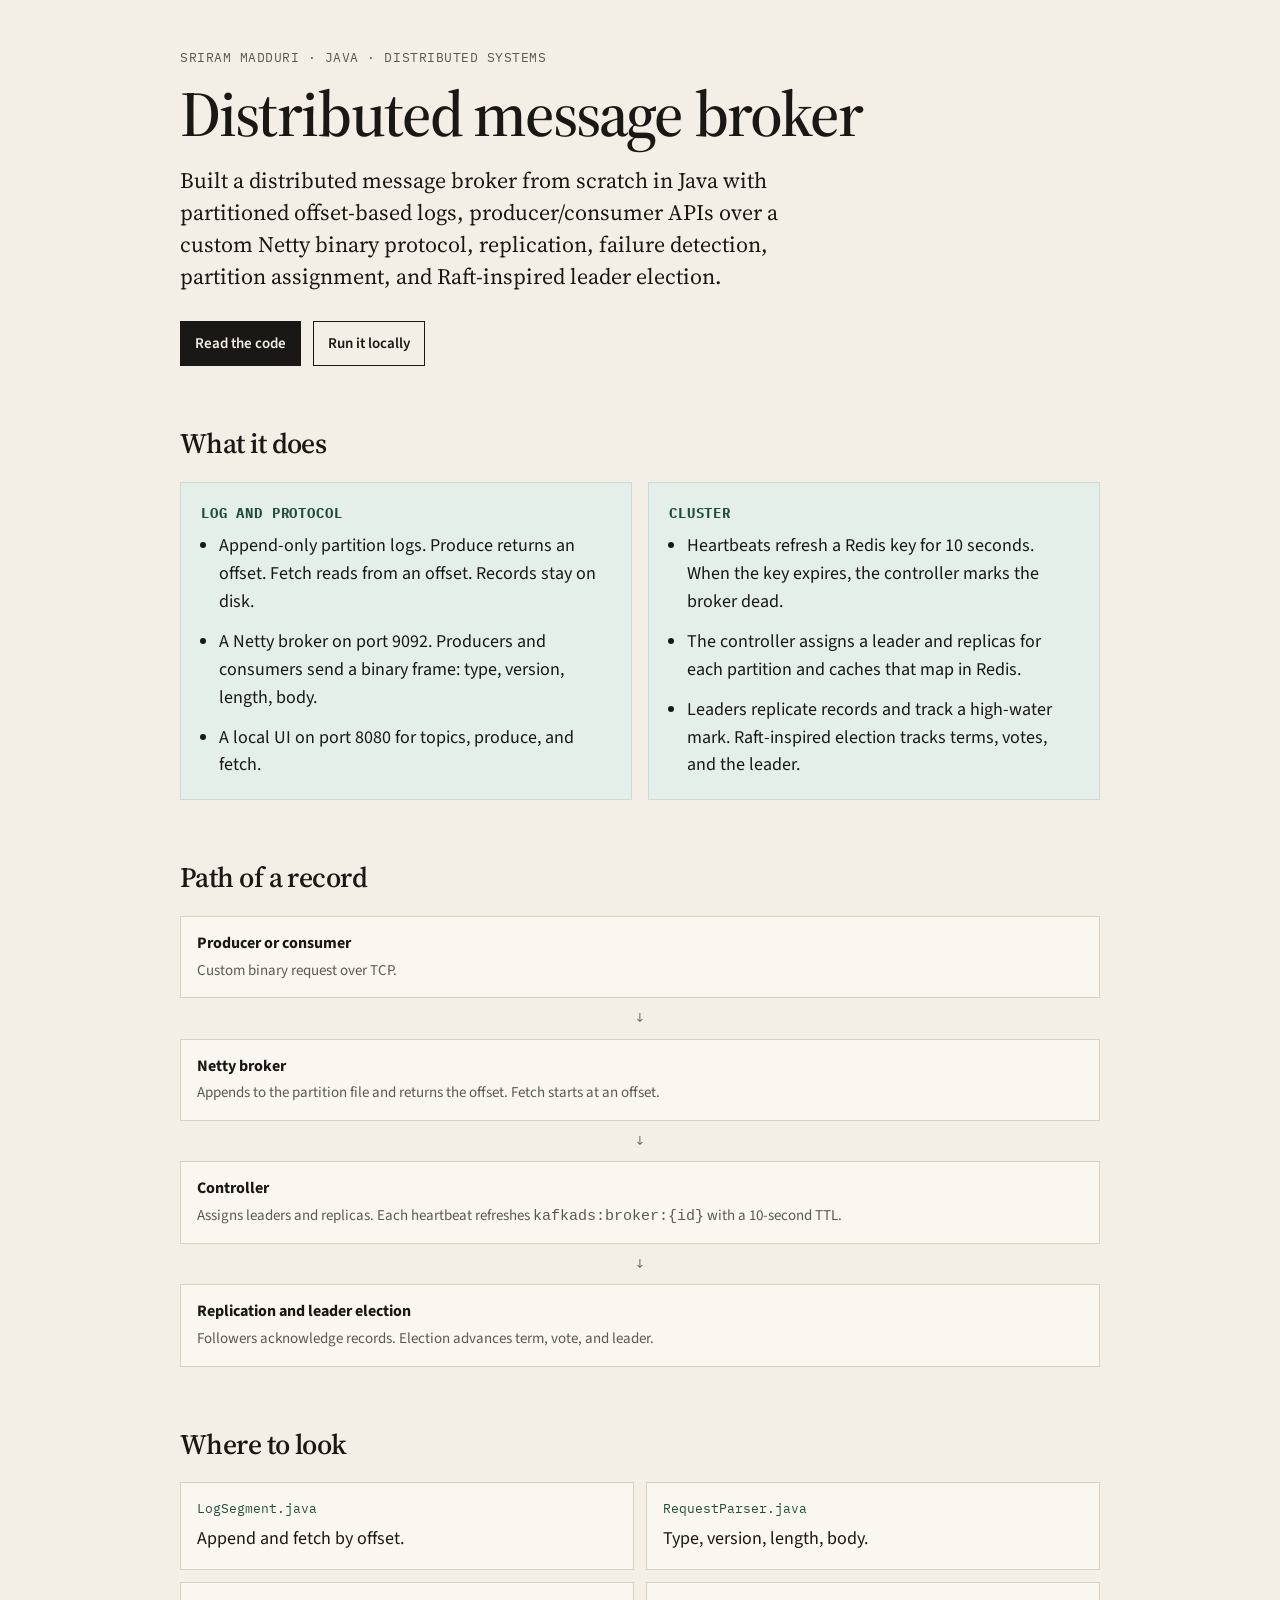
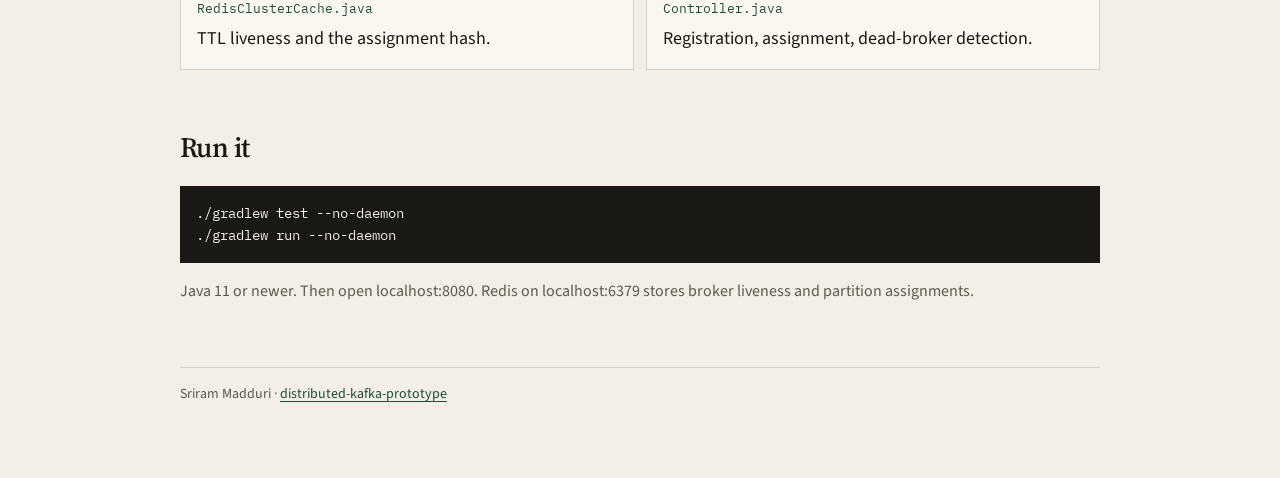
<file: docs/index.html>
<!DOCTYPE html>
<html lang="en">
<head>
  <meta charset="UTF-8">
  <meta name="viewport" content="width=device-width, initial-scale=1">
  <title>Distributed message broker · Sriram Madduri</title>
  <meta name="description" content="A Java message broker built from scratch: partitioned offset logs, a Netty binary protocol, replication, failure detection, partition assignment, and Raft-inspired leader election.">
  <link rel="preconnect" href="https://fonts.googleapis.com">
  <link rel="preconnect" href="https://fonts.gstatic.com" crossorigin>
  <link href="https://fonts.googleapis.com/css2?family=IBM+Plex+Mono:wght@400;500&family=Source+Sans+3:wght@400;600&family=Source+Serif+4:opsz,wght@8..60,500;8..60,600&display=swap" rel="stylesheet">
  <link rel="stylesheet" href="style.css">
</head>
<body>
  <main class="wrap">
    <p class="kicker">Sriram Madduri · Java · distributed systems</p>
    <h1>Distributed message broker</h1>
    <p class="lead">Built a distributed message broker from scratch in Java with partitioned offset-based logs, producer/consumer APIs over a custom Netty binary protocol, replication, failure detection, partition assignment, and Raft-inspired leader election.</p>
    <div class="actions">
      <a class="button" href="https://github.com/smadduri9/distributed-kafka-prototype">Read the code</a>
      <a class="button secondary" href="https://github.com/smadduri9/distributed-kafka-prototype#how-to-run-it">Run it locally</a>
    </div>

    <section>
      <h2>What it does</h2>
      <div class="grid">
        <article class="card real">
          <h3>Log and protocol</h3>
          <ul>
            <li>Append-only partition logs. Produce returns an offset. Fetch reads from an offset. Records stay on disk.</li>
            <li>A Netty broker on port 9092. Producers and consumers send a binary frame: type, version, length, body.</li>
            <li>A local UI on port 8080 for topics, produce, and fetch.</li>
          </ul>
        </article>
        <article class="card real">
          <h3>Cluster</h3>
          <ul>
            <li>Heartbeats refresh a Redis key for 10 seconds. When the key expires, the controller marks the broker dead.</li>
            <li>The controller assigns a leader and replicas for each partition and caches that map in Redis.</li>
            <li>Leaders replicate records and track a high-water mark. Raft-inspired election tracks terms, votes, and the leader.</li>
          </ul>
        </article>
      </div>
    </section>

    <section>
      <h2>Path of a record</h2>
      <div class="flow">
        <div class="step">
          <strong>Producer or consumer</strong>
          <span>Custom binary request over TCP.</span>
        </div>
        <div class="arrow">↓</div>
        <div class="step">
          <strong>Netty broker</strong>
          <span>Appends to the partition file and returns the offset. Fetch starts at an offset.</span>
        </div>
        <div class="arrow">↓</div>
        <div class="step">
          <strong>Controller</strong>
          <span>Assigns leaders and replicas. Each heartbeat refreshes <code>kafkads:broker:{id}</code> with a 10-second TTL.</span>
        </div>
        <div class="arrow">↓</div>
        <div class="step">
          <strong>Replication and leader election</strong>
          <span>Followers acknowledge records. Election advances term, vote, and leader.</span>
        </div>
      </div>
    </section>

    <section>
      <h2>Where to look</h2>
      <div class="inspect">
        <a href="https://github.com/smadduri9/distributed-kafka-prototype/blob/main/src/main/java/com/kafkads/broker/storage/LogSegment.java">
          <code>LogSegment.java</code>
          Append and fetch by offset.
        </a>
        <a href="https://github.com/smadduri9/distributed-kafka-prototype/blob/main/src/main/java/com/kafkads/protocol/RequestParser.java">
          <code>RequestParser.java</code>
          Type, version, length, body.
        </a>
        <a href="https://github.com/smadduri9/distributed-kafka-prototype/blob/main/src/main/java/com/kafkads/controller/RedisClusterCache.java">
          <code>RedisClusterCache.java</code>
          TTL liveness and the assignment hash.
        </a>
        <a href="https://github.com/smadduri9/distributed-kafka-prototype/blob/main/src/main/java/com/kafkads/controller/Controller.java">
          <code>Controller.java</code>
          Registration, assignment, dead-broker detection.
        </a>
      </div>
    </section>

    <section>
      <h2>Run it</h2>
      <pre>./gradlew test --no-daemon
./gradlew run --no-daemon</pre>
      <p class="note">Java 11 or newer. Then open localhost:8080. Redis on localhost:6379 stores broker liveness and partition assignments.</p>
    </section>

    <footer>
      Sriram Madduri · <a href="https://github.com/smadduri9/distributed-kafka-prototype">distributed-kafka-prototype</a>
    </footer>
  </main>
</body>
</html>
</file>
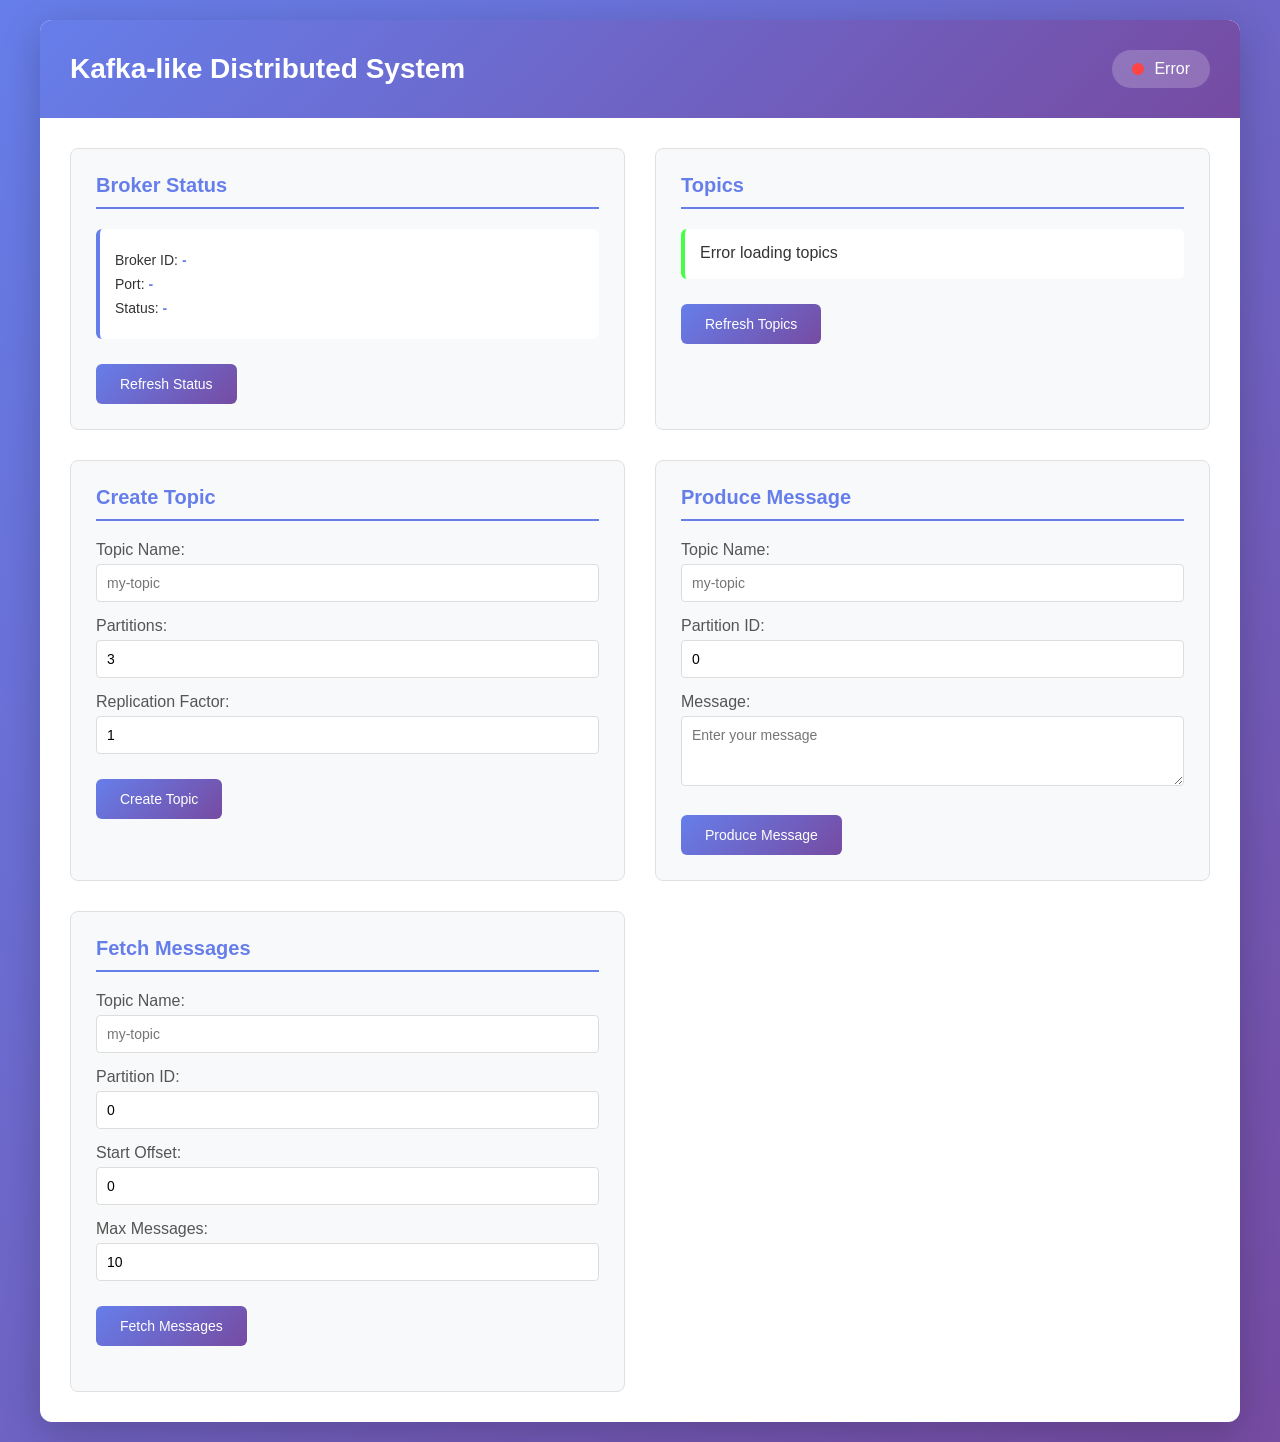
<file: src/main/resources/web/index.html>
<!DOCTYPE html>
<html lang="en">
<head>
    <meta charset="UTF-8">
    <meta name="viewport" content="width=device-width, initial-scale=1.0">
    <title>Kafka-like Distributed System - Demo</title>
    <link rel="stylesheet" href="style.css">
</head>
<body>
    <div class="container">
        <header>
            <h1>Kafka-like Distributed System</h1>
            <div class="status" id="brokerStatus">
                <span class="status-indicator" id="statusIndicator"></span>
                <span id="statusText">Checking...</span>
            </div>
        </header>

        <div class="main-content">
            <div class="section">
                <h2>Broker Status</h2>
                <div class="info-box" id="brokerInfo">
                    <p>Broker ID: <span id="brokerId">-</span></p>
                    <p>Port: <span id="brokerPort">-</span></p>
                    <p>Status: <span id="brokerRunning">-</span></p>
                </div>
                <button onclick="checkBrokerStatus()">Refresh Status</button>
            </div>

            <div class="section">
                <h2>Topics</h2>
                <div class="topic-list" id="topicList">
                    <p>No topics created yet</p>
                </div>
                <button onclick="loadTopics()">Refresh Topics</button>
            </div>

            <div class="section">
                <h2>Create Topic</h2>
                <div class="form-group">
                    <label>Topic Name:</label>
                    <input type="text" id="topicName" placeholder="my-topic">
                </div>
                <div class="form-group">
                    <label>Partitions:</label>
                    <input type="number" id="partitions" value="3" min="1">
                </div>
                <div class="form-group">
                    <label>Replication Factor:</label>
                    <input type="number" id="replicationFactor" value="1" min="1">
                </div>
                <button onclick="createTopic()">Create Topic</button>
                <div id="createTopicResult" class="result"></div>
            </div>

            <div class="section">
                <h2>Produce Message</h2>
                <div class="form-group">
                    <label>Topic Name:</label>
                    <input type="text" id="produceTopicName" placeholder="my-topic">
                </div>
                <div class="form-group">
                    <label>Partition ID:</label>
                    <input type="number" id="producePartitionId" value="0" min="0">
                </div>
                <div class="form-group">
                    <label>Message:</label>
                    <textarea id="produceMessage" rows="3" placeholder="Enter your message"></textarea>
                </div>
                <button onclick="produceMessage()">Produce Message</button>
                <div id="produceResult" class="result"></div>
            </div>

            <div class="section">
                <h2>Fetch Messages</h2>
                <div class="form-group">
                    <label>Topic Name:</label>
                    <input type="text" id="fetchTopicName" placeholder="my-topic">
                </div>
                <div class="form-group">
                    <label>Partition ID:</label>
                    <input type="number" id="fetchPartitionId" value="0" min="0">
                </div>
                <div class="form-group">
                    <label>Start Offset:</label>
                    <input type="number" id="fetchOffset" value="0" min="0">
                </div>
                <div class="form-group">
                    <label>Max Messages:</label>
                    <input type="number" id="maxMessages" value="10" min="1" max="100">
                </div>
                <button onclick="fetchMessages()">Fetch Messages</button>
                <div id="fetchResult" class="result"></div>
                <div id="messagesList" class="messages-list"></div>
            </div>
        </div>
    </div>

    <script src="app.js"></script>
</body>
</html>
</file>
<file: docs/style.css>
:root {
  --paper: #f3efe6;
  --ink: #1a1814;
  --muted: #5e584e;
  --line: #d8d0c2;
  --card: #faf7f1;
  --accent: #1f4d3a;
  --accent-soft: #e5efe9;
  --warn: #6e3b24;
  --warn-soft: #f3e6dc;
  --mono: "IBM Plex Mono", ui-monospace, monospace;
  --sans: "Source Sans 3", "Segoe UI", sans-serif;
  --serif: "Source Serif 4", Georgia, serif;
}

* { box-sizing: border-box; }

html { scroll-behavior: smooth; }

body {
  margin: 0;
  background:
    radial-gradient(1200px 400px at 10% -10%, #e7f0ea 0%, transparent 55%),
    var(--paper);
  color: var(--ink);
  font-family: var(--sans);
  font-size: 18px;
  line-height: 1.55;
}

a { color: var(--accent); text-underline-offset: 3px; }
a:hover { color: #143628; }

.wrap {
  width: min(920px, calc(100% - 40px));
  margin: 0 auto;
  padding: 48px 0 72px;
}

.kicker {
  margin: 0 0 12px;
  font-family: var(--mono);
  font-size: 13px;
  letter-spacing: 0.04em;
  text-transform: uppercase;
  color: var(--muted);
}

h1 {
  margin: 0 0 18px;
  font-family: var(--serif);
  font-weight: 560;
  font-size: clamp(40px, 6vw, 64px);
  line-height: 1.05;
  letter-spacing: -0.03em;
}

.lead {
  margin: 0;
  max-width: 42rem;
  font-family: var(--serif);
  font-size: 22px;
  line-height: 1.45;
}

.actions {
  display: flex;
  gap: 12px;
  margin-top: 28px;
  flex-wrap: wrap;
}

.button {
  display: inline-block;
  padding: 10px 14px;
  border: 1px solid var(--ink);
  background: var(--ink);
  color: var(--paper);
  text-decoration: none;
  font-size: 15px;
  font-weight: 600;
}

.button.secondary {
  background: transparent;
  color: var(--ink);
}

.button:hover { color: var(--paper); background: #2a2620; }
.button.secondary:hover { color: var(--ink); background: #e7e1d6; }

section { margin-top: 56px; }

h2 {
  margin: 0 0 16px;
  font-family: var(--serif);
  font-size: 28px;
  font-weight: 560;
  letter-spacing: -0.02em;
}

.grid {
  display: grid;
  grid-template-columns: 1fr 1fr;
  gap: 16px;
}

.card {
  background: var(--card);
  border: 1px solid var(--line);
  padding: 20px 20px 8px;
}

.card h3 {
  margin: 0 0 8px;
  font-size: 14px;
  letter-spacing: 0.06em;
  text-transform: uppercase;
  font-family: var(--mono);
}

.card.real h3 { color: var(--accent); }
.card.demo h3 { color: var(--warn); }
.card.real { background: var(--accent-soft); border-color: #c9ddd1; }
.card.demo { background: var(--warn-soft); border-color: #e4d0c4; }

.card ul { margin: 0; padding-left: 18px; }
.card li { margin: 0 0 12px; }

.flow {
  display: grid;
  gap: 10px;
}

.step {
  border: 1px solid var(--line);
  background: var(--card);
  padding: 14px 16px;
}

.step strong { display: block; font-size: 16px; }
.step span { color: var(--muted); font-size: 15px; }

.arrow {
  text-align: center;
  color: var(--muted);
  font-family: var(--mono);
  font-size: 13px;
}

.inspect {
  display: grid;
  grid-template-columns: 1fr 1fr;
  gap: 12px;
}

.inspect a {
  display: block;
  text-decoration: none;
  color: inherit;
  border: 1px solid var(--line);
  background: var(--card);
  padding: 16px;
}

.inspect a:hover { border-color: var(--accent); }
.inspect code {
  display: block;
  margin-bottom: 6px;
  font-family: var(--mono);
  font-size: 13px;
  color: var(--accent);
}

pre {
  margin: 0;
  padding: 16px;
  overflow: auto;
  background: #1a1814;
  color: #f3efe6;
  font-family: var(--mono);
  font-size: 14px;
  line-height: 1.6;
}

.note { color: var(--muted); font-size: 16px; }

footer {
  margin-top: 64px;
  padding-top: 16px;
  border-top: 1px solid var(--line);
  color: var(--muted);
  font-size: 14px;
}

@media (max-width: 720px) {
  .grid, .inspect { grid-template-columns: 1fr; }
  body { font-size: 17px; }
  .wrap { width: min(920px, calc(100% - 28px)); padding-top: 32px; }
}
</file>
<file: src/main/resources/web/style.css>
* {
    margin: 0;
    padding: 0;
    box-sizing: border-box;
}

body {
    font-family: -apple-system, BlinkMacSystemFont, 'Segoe UI', Roboto, Oxygen, Ubuntu, Cantarell, sans-serif;
    background: linear-gradient(135deg, #667eea 0%, #764ba2 100%);
    min-height: 100vh;
    padding: 20px;
    color: #333;
}

.container {
    max-width: 1200px;
    margin: 0 auto;
    background: white;
    border-radius: 12px;
    box-shadow: 0 10px 40px rgba(0, 0, 0, 0.2);
    overflow: hidden;
}

header {
    background: linear-gradient(135deg, #667eea 0%, #764ba2 100%);
    color: white;
    padding: 30px;
    display: flex;
    justify-content: space-between;
    align-items: center;
}

header h1 {
    font-size: 28px;
    font-weight: 600;
}

.status {
    display: flex;
    align-items: center;
    gap: 10px;
    background: rgba(255, 255, 255, 0.2);
    padding: 10px 20px;
    border-radius: 20px;
}

.status-indicator {
    width: 12px;
    height: 12px;
    border-radius: 50%;
    background: #ff4444;
    animation: pulse 2s infinite;
}

.status-indicator.online {
    background: #44ff44;
}

@keyframes pulse {
    0%, 100% { opacity: 1; }
    50% { opacity: 0.5; }
}

.main-content {
    padding: 30px;
    display: grid;
    grid-template-columns: repeat(auto-fit, minmax(400px, 1fr));
    gap: 30px;
}

.section {
    background: #f8f9fa;
    padding: 25px;
    border-radius: 8px;
    border: 1px solid #e0e0e0;
}

.section h2 {
    font-size: 20px;
    margin-bottom: 20px;
    color: #667eea;
    border-bottom: 2px solid #667eea;
    padding-bottom: 10px;
}

.form-group {
    margin-bottom: 15px;
}

.form-group label {
    display: block;
    margin-bottom: 5px;
    font-weight: 500;
    color: #555;
}

.form-group input,
.form-group textarea {
    width: 100%;
    padding: 10px;
    border: 1px solid #ddd;
    border-radius: 4px;
    font-size: 14px;
    font-family: inherit;
}

.form-group textarea {
    resize: vertical;
}

button {
    background: linear-gradient(135deg, #667eea 0%, #764ba2 100%);
    color: white;
    border: none;
    padding: 12px 24px;
    border-radius: 6px;
    font-size: 14px;
    font-weight: 500;
    cursor: pointer;
    transition: transform 0.2s, box-shadow 0.2s;
    margin-top: 10px;
}

button:hover {
    transform: translateY(-2px);
    box-shadow: 0 4px 12px rgba(102, 126, 234, 0.4);
}

button:active {
    transform: translateY(0);
}

.info-box {
    background: white;
    padding: 15px;
    border-radius: 6px;
    margin-bottom: 15px;
    border-left: 4px solid #667eea;
}

.info-box p {
    margin: 8px 0;
    font-size: 14px;
}

.info-box span {
    font-weight: 600;
    color: #667eea;
}

.topic-list {
    background: white;
    padding: 15px;
    border-radius: 6px;
    margin-bottom: 15px;
    min-height: 50px;
    border-left: 4px solid #44ff44;
}

.topic-item {
    padding: 10px;
    margin: 5px 0;
    background: #f0f0f0;
    border-radius: 4px;
    font-weight: 500;
}

.result {
    margin-top: 15px;
    padding: 12px;
    border-radius: 6px;
    font-size: 14px;
    display: none;
}

.result.success {
    background: #d4edda;
    color: #155724;
    border: 1px solid #c3e6cb;
    display: block;
}

.result.error {
    background: #f8d7da;
    color: #721c24;
    border: 1px solid #f5c6cb;
    display: block;
}

.messages-list {
    margin-top: 20px;
    max-height: 400px;
    overflow-y: auto;
}

.message-item {
    background: white;
    padding: 15px;
    margin: 10px 0;
    border-radius: 6px;
    border-left: 4px solid #667eea;
    box-shadow: 0 2px 4px rgba(0, 0, 0, 0.1);
}

.message-item .offset {
    font-size: 12px;
    color: #888;
    margin-bottom: 5px;
}

.message-item .content {
    font-size: 14px;
    color: #333;
    word-wrap: break-word;
}

@media (max-width: 768px) {
    .main-content {
        grid-template-columns: 1fr;
    }
    
    header {
        flex-direction: column;
        gap: 15px;
        text-align: center;
    }
}
</file>
